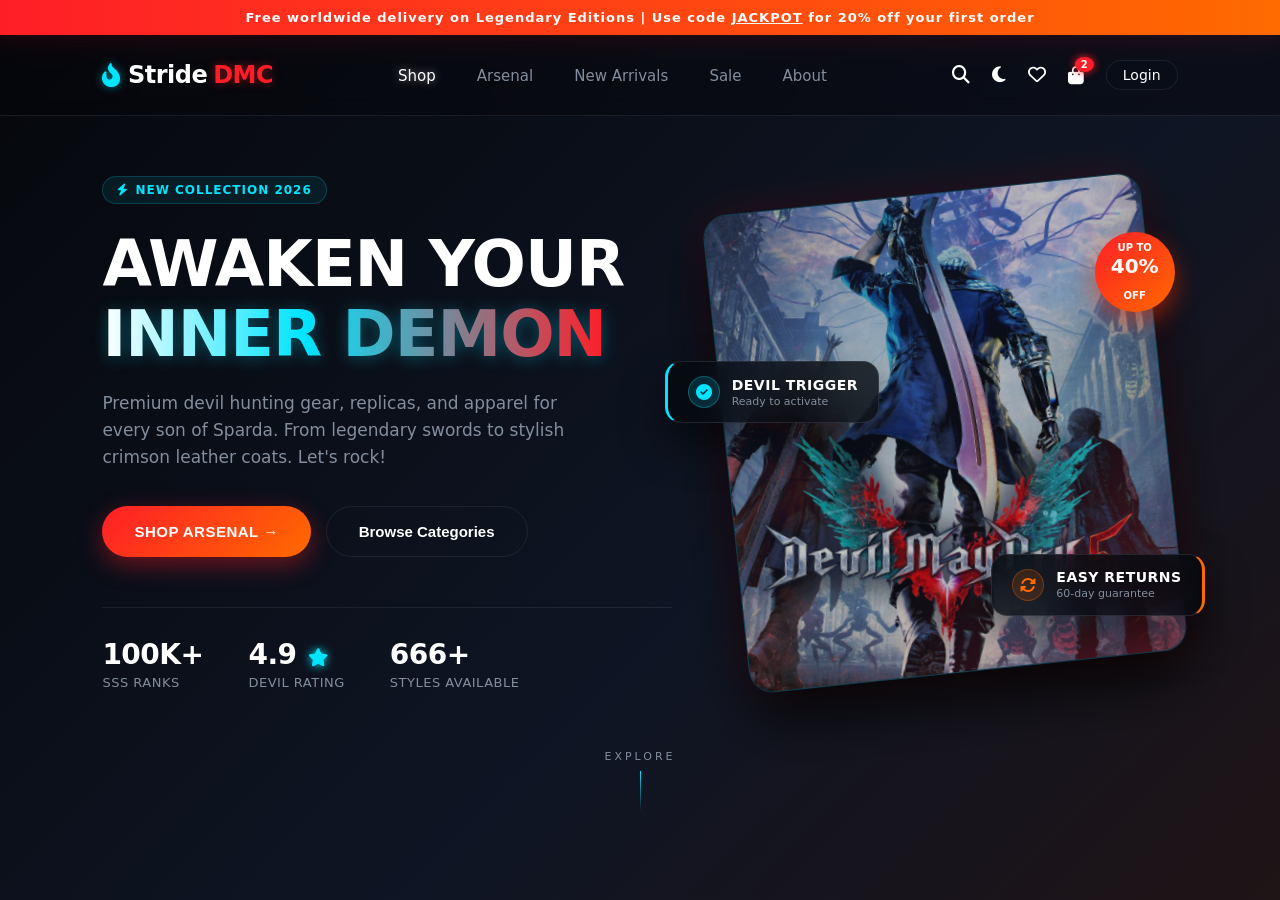
<file: day_3/index.html>
<!DOCTYPE html>
<html lang="en">

<head>
    <meta charset="UTF-8">
    <meta name="viewport" content="width=device-width, initial-scale=1.0">
    <title>DMC - Devil Never Cry</title>
    <link rel="stylesheet" href="style.css">
    <link rel="stylesheet" href="https://cdnjs.cloudflare.com/ajax/libs/font-awesome/6.4.0/css/all.min.css">
</head>

<body>

    <div class="announcement-bar">
        Free worldwide delivery on Legendary Editions | Use code <span class="highlight">JACKPOT</span> for 20% off your
        first order
    </div>

    <header class="navbar">
        <div class="logo">
            <i class="fa-solid fa-fire-flame-curved"></i> Stride<span>DMC</span>
        </div>
        <nav class="nav-links">
            <a href="#" class="active">Shop</a>
            <a href="#">Arsenal</a>
            <a href="#">New Arrivals</a>
            <a href="#">Sale</a>
            <a href="#">About</a>
        </nav>
        <div class="nav-icons">
            <i class="fa-solid fa-magnifying-glass"></i>
            <i class="fa-solid fa-moon"></i>
            <i class="fa-regular fa-heart"></i>
            <div class="cart-icon">
                <i class="fa-solid fa-bag-shopping"></i>
                <span class="cart-badge">2</span>
            </div>
            <a href="login.html" class="auth-btn-nav">Login</a>
        </div>
    </header>

    <main class="hero-container">

        <div class="hero-left">
            <div class="collection-tag">
                <i class="fa-solid fa-bolt"></i> New Collection 2026
            </div>
            <h1 class="hero-title">
                Awaken Your<br>
                <span class="text-glow">Inner Demon</span>
            </h1>
            <p class="hero-description">
                Premium devil hunting gear, replicas, and apparel for every son of Sparda. From legendary swords to
                stylish crimson leather coats. Let's rock!
            </p>

            <div class="cta-group">
                <button class="btn-primary">Shop Arsenal &rarr;</button>
                <button class="btn-secondary">Browse Categories</button>
            </div>

            <div class="stats-row">
                <div class="stat-item">
                    <h3>100K+</h3>
                    <p>SSS Ranks</p>
                </div>
                <div class="stat-item">
                    <h3>4.9 <i class="fa-solid fa-star star-icon"></i></h3>
                    <p>Devil Rating</p>
                </div>
                <div class="stat-item">
                    <h3>666+</h3>
                    <p>Styles Available</p>
                </div>
            </div>
        </div>

        <div class="hero-right">
            <div class="tilted-card-wrapper">
                <div class="tilted-card">
                    <div class="card-graphic-bg"></div>
                    <img src="dmc.jpg" alt="DMC Rebellion Sword Concept" class="hero-img">
                </div>

                <div class="floating-badge badge-left">
                    <div class="badge-icon check"><i class="fa-solid fa-circle-check"></i></div>
                    <div class="badge-text">
                        <h4>Devil Trigger</h4>
                        <p>Ready to activate</p>
                    </div>
                </div>

                <div class="floating-badge badge-right-top">
                    <span class="discount-text">UP TO<br><strong>40%</strong><br>OFF</span>
                </div>

                <div class="floating-badge badge-right-bottom">
                    <div class="badge-icon refresh"><i class="fa-solid fa-rotate"></i></div>
                    <div class="badge-text">
                        <h4>Easy Returns</h4>
                        <p>60-day guarantee</p>
                    </div>
                </div>
            </div>
        </div>

    </main>

    <div class="explore-footer">
        <span>EXPLORE</span>
        <div class="arrow-down"></div>
    </div>

</body>

</html>
</file>
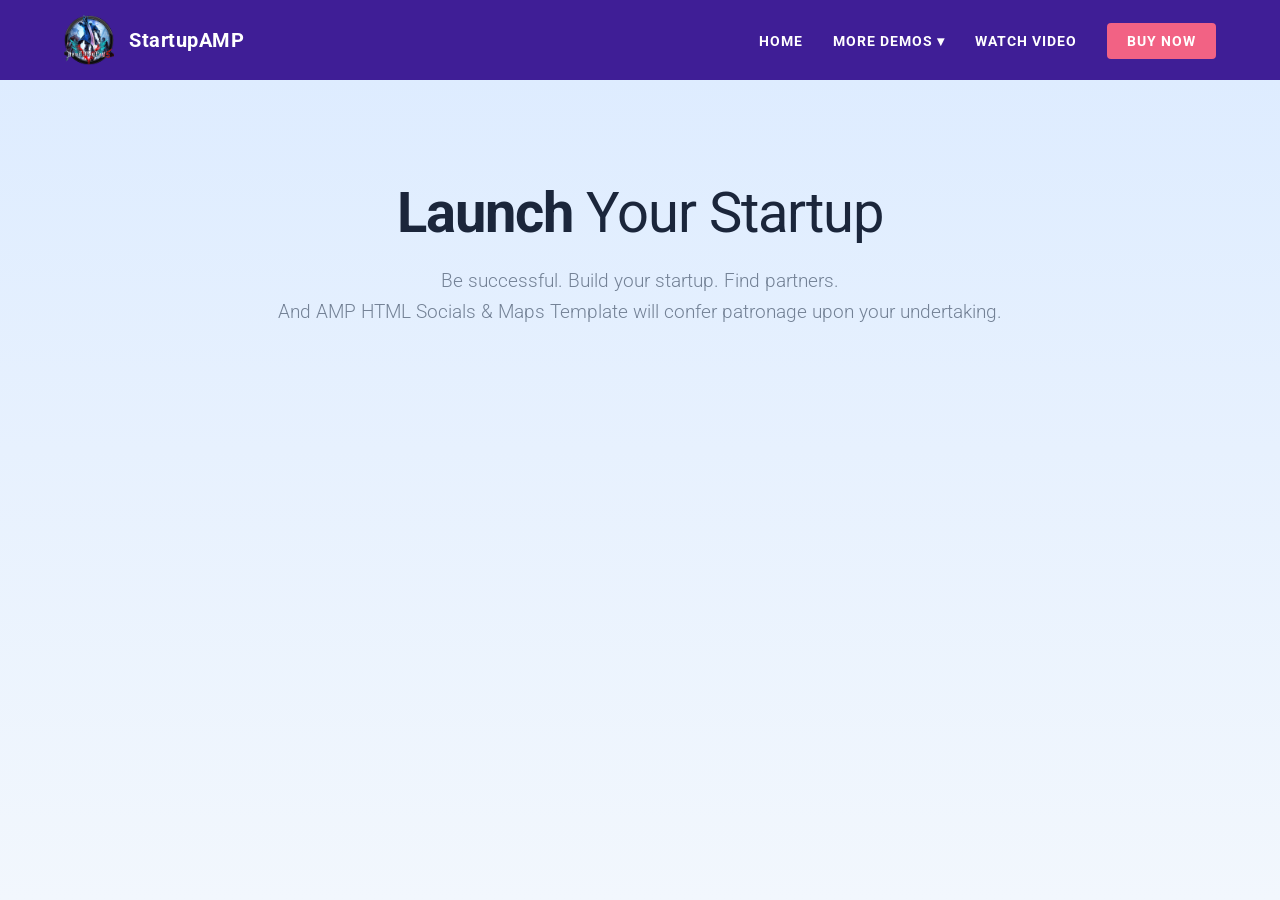
<file: day_2/project_1/index.html>
<!DOCTYPE html>
<html lang="en">

<head>
    <meta charset="UTF-8">
    <meta name="viewport" content="width=device-width, initial-scale=1.0">
    <title>Project 1</title>
    <link rel="stylesheet" href="style.css">
</head>

<body>
    <header>
        <nav class="container">
            <div class="logo">
                <img src="./logo.png" alt="logo">
                <h2>StartupAMP</h2>
            </div>

            <ul class="nav-items">
                <li><a href="#">HOME</a></li>
                <li><a href="#">MORE DEMOS ▾</a></li>
                <li><a href="#">WATCH VIDEO</a></li>
                <li><a href="#" class="btn-buy">BUY NOW</a></li>
            </ul>
        </nav>
    </header>

    <section class="hero">
        <div class="container">
            <h1>Launch <span style="font-weight: normal">Your Startup</span></h1>
            <p>Be successful. Build your startup. Find partners.<br>
                And AMP HTML Socials & Maps Template will confer patronage upon your undertaking.</p>
        </div>
    </section>



</body>

</html>
</file>
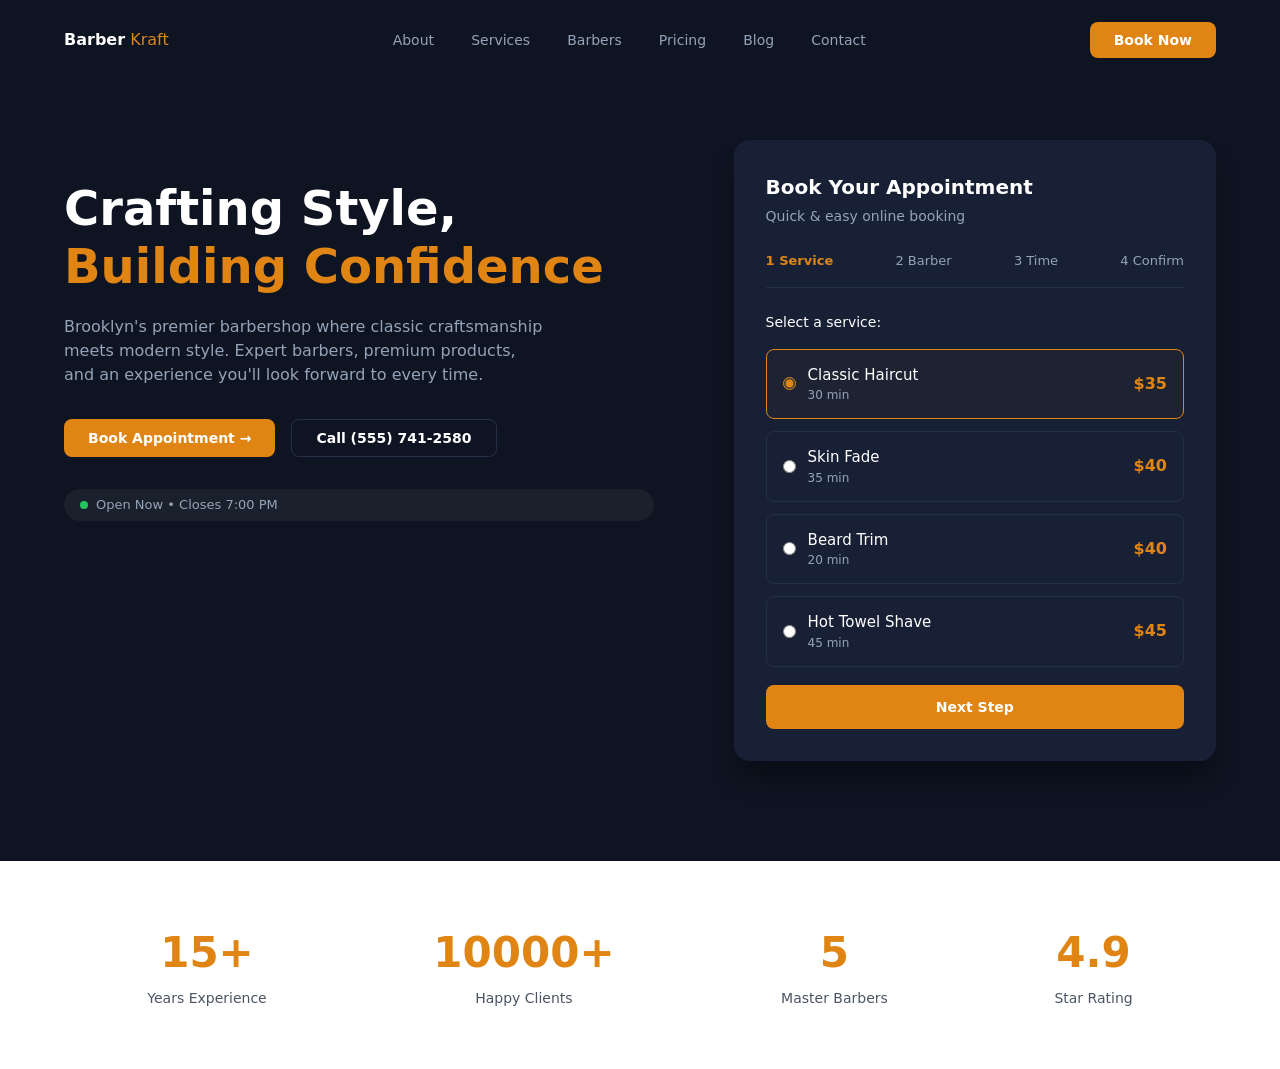
<file: day_2/project_2/index.html>
<!DOCTYPE html>
<html lang="en">

<head>
    <meta charset="UTF-8">
    <meta name="viewport" content="width=device-width, initial-scale=1.0">
    <title>Barber Kraft</title>
    <link rel="stylesheet" href="style.css">
</head>

<body>
    <header class="navbar">
        <div class="container nav-container">
            <div class="logo"><strong>Barber</strong> <span class="accent-text">Kraft</span></div>
            <nav class="nav-links">
                <a href="#">About</a>
                <a href="#">Services</a>
                <a href="#">Barbers</a>
                <a href="#">Pricing</a>
                <a href="#">Blog</a>
                <a href="#">Contact</a>
            </nav>
            <button class="btn btn-primary">Book Now</button>
        </div>
    </header>

    <main>
        <section class="hero">
            <div class="container hero-container">

                <div class="hero-left">
                    <div class="hero-content">
                        <h1>Crafting Style,<br><span class="accent-text">Building Confidence</span></h1>
                        <p>Brooklyn's premier barbershop where classic craftsmanship meets modern style. Expert barbers,
                            premium products, and an experience you'll look forward to every time.</p>
                    </div>

                    <div class="hero-action">
                        <button class="btn btn-primary">Book Appointment &rarr;</button>
                        <button class="btn btn-outline">Call (555) 741-2580</button>
                    </div>

                    <div class="status-badge">
                        <span class="dot"></span> Open Now • Closes 7:00 PM
                    </div>
                </div>

                <div class="booking-card">
                    <h3>Book Your Appointment</h3>
                    <p class="card-subtitle">Quick & easy online booking</p>

                    <div class="stepper">
                        <span class="step-active">1 Service</span>
                        <span class="step">2 Barber</span>
                        <span class="step">3 Time</span>
                        <span class="step">4 Confirm</span>
                    </div>

                    <p class="select-label">Select a service:</p>

                    <div class="services-list">
                        <label class="service-item selected">
                            <input type="radio" name="service" checked>
                            <div class="service-details">
                                <span class="service-name">Classic Haircut</span>
                                <span class="service-time">30 min</span>
                            </div>
                            <span class="price">$35</span>
                        </label>

                        <label class="service-item">
                            <input type="radio" name="service">
                            <div class="service-details">
                                <span class="service-name">Skin Fade</span>
                                <span class="service-time">35 min</span>
                            </div>
                            <span class="price">$40</span>
                        </label>

                        <label class="service-item">
                            <input type="radio" name="service">
                            <div class="service-details">
                                <span class="service-name">Beard Trim</span>
                                <span class="service-time">20 min</span>
                            </div>
                            <span class="price">$40</span>
                        </label>

                        <label class="service-item">
                            <input type="radio" name="service">
                            <div class="service-details">
                                <span class="service-name">Hot Towel Shave</span>
                                <span class="service-time">45 min</span>
                            </div>
                            <span class="price">$45</span>
                        </label>

                        <label class="service-item">
                            <input type="radio" name="service">
                            <div class="service-details">
                                <span class="service-name">Hair + Beard Combo</span>
                                <span class="service-time">50 min</span>
                            </div>
                            <span class="price">$55</span>
                        </label>

                        <label class="service-item">
                            <input type="radio" name="service">
                            <div class="service-details">
                                <span class="service-name">Kids Haircut</span>
                                <span class="service-time">25 min</span>
                            </div>
                            <span class="price">$20</span>
                        </label>
                    </div>

                    <button class="btn btn-primary btn-block">Next Step</button>
                </div>

            </div>
        </section>

        <section class="stats-section">
            <div class="container stats-container">
                <div class="stat-box">
                    <h2>15+</h2>
                    <p>Years Experience</p>
                </div>
                <div class="stat-box">
                    <h2>10000+</h2>
                    <p>Happy Clients</p>
                </div>
                <div class="stat-box">
                    <h2>5</h2>
                    <p>Master Barbers</p>
                </div>
                <div class="stat-box">
                    <h2>4.9</h2>
                    <p>Star Rating</p>
                </div>
            </div>
        </section>
    </main>
</body>

</html>
</file>
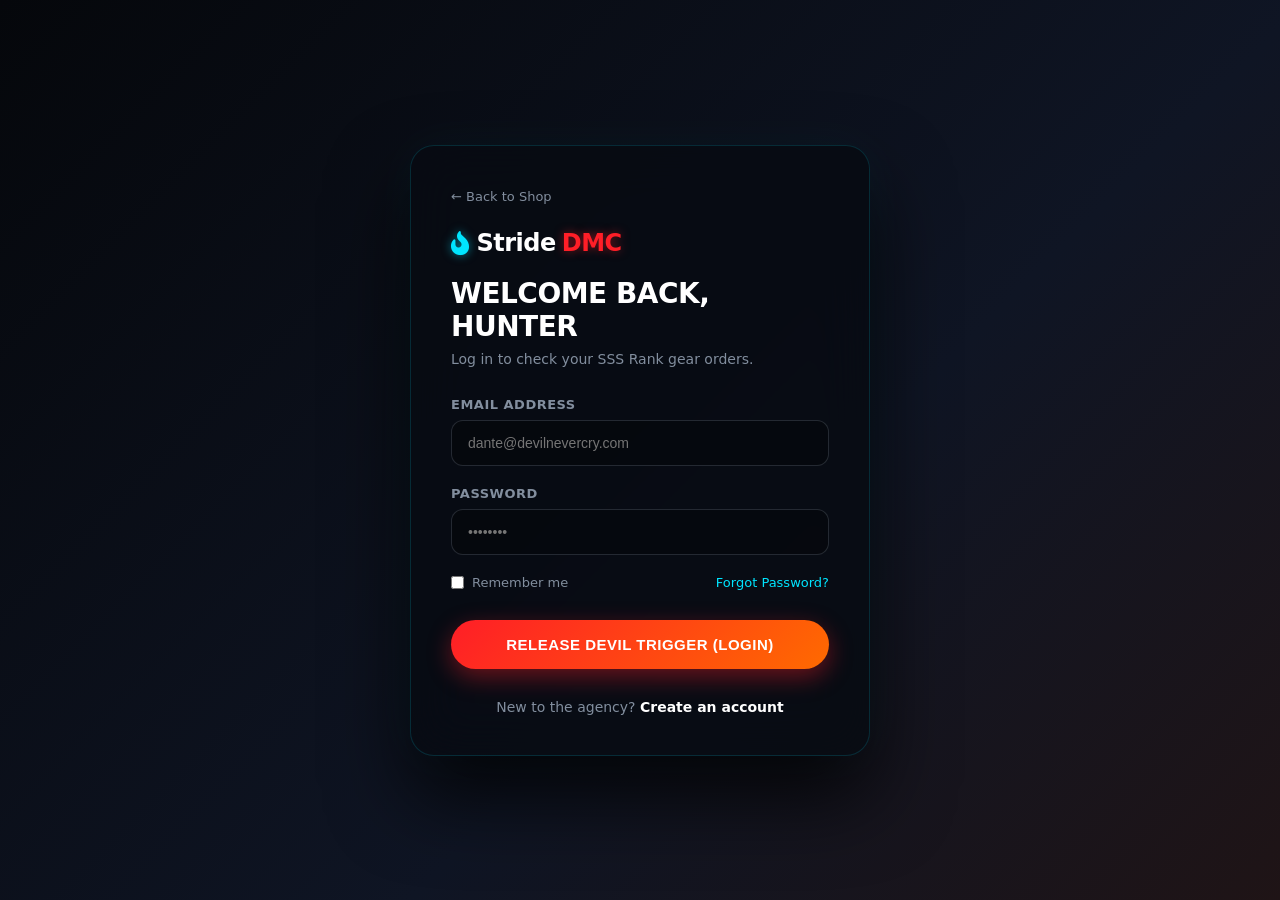
<file: day_3/login.html>
<!DOCTYPE html>
<html lang="en">

<head>
    <meta charset="UTF-8">
    <meta name="viewport" content="width=device-width, initial-scale=1.0">
    <title>DMC - Login</title>
    <link rel="stylesheet" href="style.css">
    <link rel="stylesheet" href="https://cdnjs.cloudflare.com/ajax/libs/font-awesome/6.4.0/css/all.min.css">
</head>

<body class="auth-body">

    <div class="auth-card">
        <a href="index.html" class="back-home">&larr; Back to Shop</a>
        <div class="logo auth-logo">
            <i class="fa-solid fa-fire-flame-curved"></i> Stride<span>DMC</span>
        </div>
        <h2>Welcome Back, Hunter</h2>
        <p class="auth-subtitle">Log in to check your SSS Rank gear orders.</p>

        <form class="auth-form">
            <div class="input-group">
                <label for="email">Email Address</label>
                <input type="email" id="email" placeholder="dante@devilnevercry.com" required>
            </div>
            <div class="input-group">
                <label for="password">Password</label>
                <input type="password" id="password" placeholder="••••••••" required>
            </div>
            <div class="auth-options">
                <label class="remember-me">
                    <input type="checkbox"> Remember me
                </label>
                <a href="#" class="forgot-pass">Forgot Password?</a>
            </div>
            <button type="submit" class="btn-primary auth-submit">Release Devil Trigger (Login)</button>
        </form>

        <p class="auth-switch">New to the agency? <a href="signup.html">Create an account</a></p>
    </div>

</body>

</html>
</file>
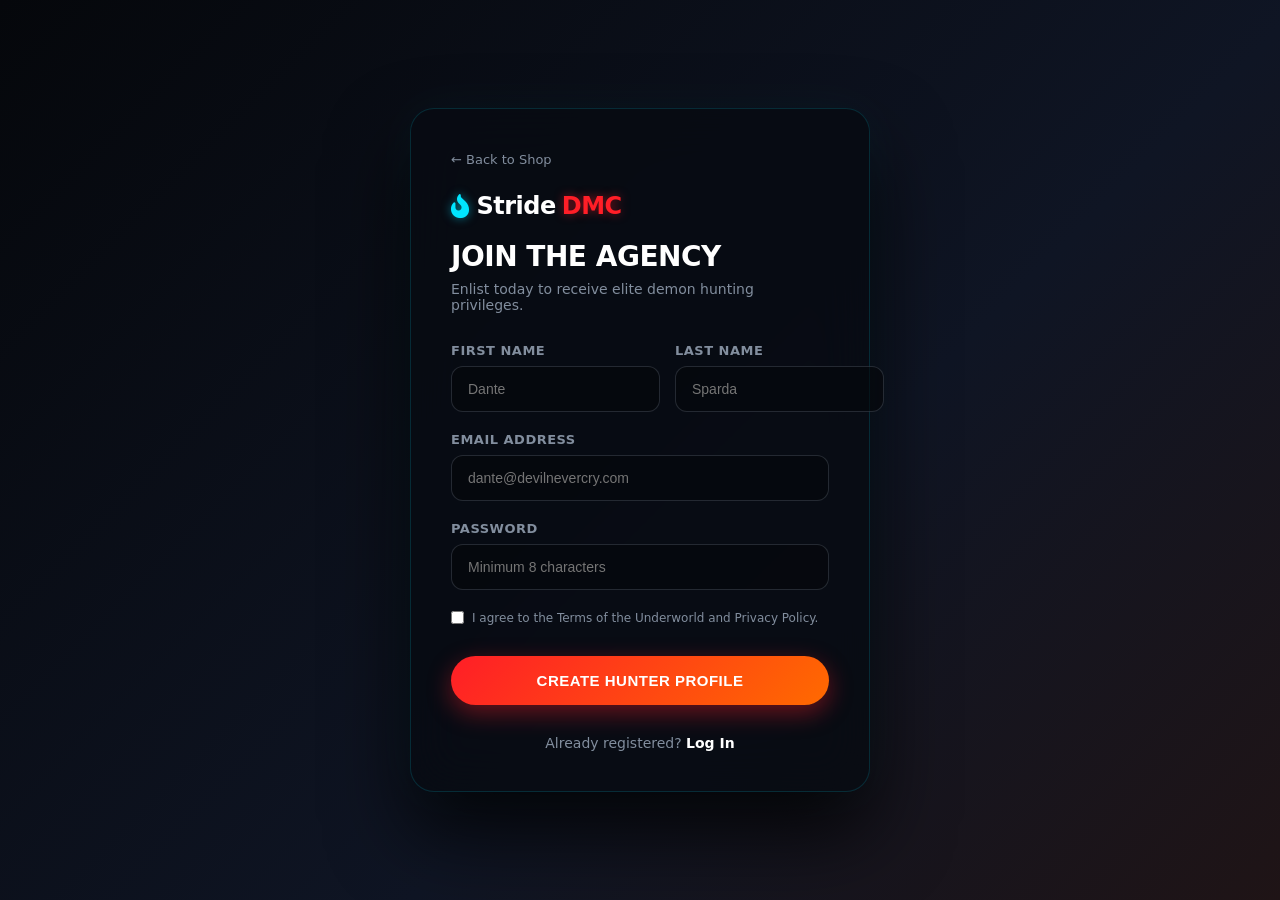
<file: day_3/signup.html>
<!DOCTYPE html>
<html lang="en">

<head>
    <meta charset="UTF-8">
    <meta name="viewport" content="width=device-width, initial-scale=1.0">
    <title>DMC - Sign Up</title>
    <link rel="stylesheet" href="style.css">
    <link rel="stylesheet" href="https://cdnjs.cloudflare.com/ajax/libs/font-awesome/6.4.0/css/all.min.css">
</head>

<body class="auth-body">

    <div class="auth-card">
        <a href="index.html" class="back-home">&larr; Back to Shop</a>
        <div class="logo auth-logo">
            <i class="fa-solid fa-fire-flame-curved"></i> Stride<span>DMC</span>
        </div>
        <h2>Join the Agency</h2>
        <p class="auth-subtitle">Enlist today to receive elite demon hunting privileges.</p>

        <form class="auth-form">
            <div class="input-row">
                <div class="input-group">
                    <label for="fname">First Name</label>
                    <input type="text" id="fname" placeholder="Dante" required>
                </div>
                <div class="input-group">
                    <label for="lname">Last Name</label>
                    <input type="text" id="lname" placeholder="Sparda" required>
                </div>
            </div>
            <div class="input-group">
                <label for="email">Email Address</label>
                <input type="email" id="email" placeholder="dante@devilnevercry.com" required>
            </div>
            <div class="input-group">
                <label for="password">Password</label>
                <input type="password" id="password" placeholder="Minimum 8 characters" required>
            </div>
            <label class="remember-me terms">
                <input type="checkbox" required> I agree to the Terms of the Underworld and Privacy Policy.
            </label>
            <button type="submit" class="btn-primary auth-submit">Create Hunter Profile</button>
        </form>

        <p class="auth-switch">Already registered? <a href="login.html">Log In</a></p>
    </div>

</body>

</html>
</file>
<file: day_3/style.css>
/* ==========================================================================
   1. GLOBAL STYLES & VARIABLES (UPDATED FOR DMC5 PALETTE)
   ========================================================================== */
:root {
    /* The gritty, cold, atmospheric city background colors */
    --bg-dark: #080b11;
    --bg-gradient: linear-gradient(135deg, #05070b 0%, #0f1524 60%, #1f1416 100%);

    /* The high-stakes weapon and logo accent colors */
    --accent-cyan: #00e5ff;
    /* Nero's neon wings / Devil Breaker spark */
    --accent-red: #ff1e27;
    /* Dante's signature coat / Core logo red */
    --accent-orange: #ff6a00;
    /* The chaotic exploding sparks and embers */

    /* Text tones sampled from the ash and stone structures */
    --text-white: #ffffff;
    --text-muted: #828e9e;
    /* Cool, blue-tinted concrete gray */

    /* Glassmorphic UI overlays */
    --glass-bg: rgba(10, 15, 26, 0.65);
    --glass-border: rgba(130, 142, 158, 0.15);
    --font-family: system-ui, -apple-system, BlinkMacSystemFont, 'Segoe UI', Roboto, sans-serif;
}

* {
    margin: 0;
    padding: 0;
    box-sizing: border-box;
}

body {
    background: var(--bg-dark);
    background-image: var(--bg-gradient);
    color: var(--text-white);
    font-family: var(--font-family);
    min-height: 100vh;
    overflow-x: hidden;
}

/* ==========================================================================
   2. NAVBAR & ANNOUNCEMENT BAR
   ========================================================================== */
.announcement-bar {
    background: linear-gradient(90deg, var(--accent-red) 0%, var(--accent-orange) 100%);
    color: var(--text-white);
    text-align: center;
    padding: 10px 20px;
    font-size: 13px;
    font-weight: 600;
    letter-spacing: 1px;
    box-shadow: 0 4px 15px rgba(255, 30, 39, 0.3);
}

.announcement-bar .highlight {
    text-decoration: underline;
    font-weight: 800;
    color: #fff;
}

.navbar {
    display: flex;
    justify-content: space-between;
    align-items: center;
    padding: 25px 8%;
    border-bottom: 1px solid var(--glass-border);
    background: rgba(5, 7, 11, 0.4);
    backdrop-filter: blur(10px);
}

.logo {
    font-size: 24px;
    font-weight: 800;
    display: flex;
    align-items: center;
    gap: 8px;
    letter-spacing: -0.5px;
}

.logo i {
    color: var(--accent-cyan);
    text-shadow: 0 0 10px rgba(0, 229, 255, 0.5);
}

.logo span {
    color: var(--accent-red);
    margin-left: -2px;
    text-shadow: 0 0 10px rgba(255, 30, 37, 0.5);
}

.nav-links a {
    color: var(--text-muted);
    text-decoration: none;
    margin: 0 18px;
    font-size: 15px;
    font-weight: 500;
    transition: color 0.3s ease, text-shadow 0.3s ease;
}

.nav-links a:hover,
.nav-links a.active {
    color: var(--text-white);
    text-shadow: 0 0 8px rgba(255, 255, 255, 0.5);
}

.nav-icons {
    display: flex;
    align-items: center;
    gap: 22px;
    font-size: 18px;
    cursor: pointer;
}

.nav-icons i:hover {
    color: var(--accent-cyan);
}

.cart-icon {
    position: relative;
}

.cart-badge {
    position: absolute;
    top: -8px;
    right: -10px;
    background-color: var(--accent-red);
    color: white;
    font-size: 10px;
    font-weight: bold;
    padding: 2px 6px;
    border-radius: 50%;
    box-shadow: 0 0 8px var(--accent-red);
}

.auth-btn-nav {
    font-size: 14px;
    text-decoration: none;
    color: var(--text-white);
    background: var(--glass-bg);
    border: 1px solid var(--glass-border);
    padding: 6px 16px;
    border-radius: 20px;
    transition: all 0.3s ease;
}

.auth-btn-nav:hover {
    background: var(--accent-red);
    border-color: var(--accent-red);
    box-shadow: 0 0 15px rgba(255, 30, 39, 0.4);
}

/* ==========================================================================
   3. HERO SECTION (LEFT SIDE)
   ========================================================================== */
.hero-container {
    display: grid;
    grid-template-columns: 1.1fr 0.9fr;
    align-items: center;
    padding: 60px 8% 20px 8%;
    max-width: 1400px;
    margin: 0 auto;
    gap: 40px;
}

.collection-tag {
    background: rgba(0, 225, 255, 0.08);
    color: var(--accent-cyan);
    border: 1px solid rgba(0, 225, 255, 0.2);
    display: inline-flex;
    align-items: center;
    gap: 6px;
    padding: 6px 14px;
    border-radius: 30px;
    font-size: 12px;
    font-weight: 700;
    text-transform: uppercase;
    letter-spacing: 1px;
    margin-bottom: 25px;
}

.hero-title {
    font-size: 64px;
    line-height: 1.1;
    font-weight: 900;
    letter-spacing: -1px;
    margin-bottom: 20px;
    text-transform: uppercase;
}

.text-glow {
    color: #fff;
    background: linear-gradient(to right, #ffffff, var(--accent-cyan) 40%, var(--accent-red) 100%);
    -webkit-background-clip: text;
    background-clip: text;
    -webkit-text-fill-color: transparent;
    filter: drop-shadow(0 2px 8px rgba(0, 225, 255, 0.3));
}

.hero-description {
    color: var(--text-muted);
    font-size: 17px;
    line-height: 1.6;
    max-width: 480px;
    margin-bottom: 35px;
}

.cta-group {
    display: flex;
    gap: 15px;
    margin-bottom: 50px;
}

.btn-primary {
    background: linear-gradient(135deg, var(--accent-red) 0%, var(--accent-orange) 100%);
    color: var(--text-white);
    border: none;
    padding: 16px 32px;
    font-size: 15px;
    font-weight: 700;
    border-radius: 30px;
    cursor: pointer;
    text-transform: uppercase;
    letter-spacing: 0.5px;
    box-shadow: 0 8px 25px rgba(255, 30, 39, 0.4);
    transition: transform 0.3s ease, box-shadow 0.3s ease;
}

.btn-primary:hover {
    transform: translateY(-2px);
    box-shadow: 0 12px 30px rgba(255, 93, 0, 0.6);
}

.btn-secondary {
    background: transparent;
    color: var(--text-white);
    border: 1px solid var(--glass-border);
    padding: 16px 32px;
    font-size: 15px;
    font-weight: 600;
    border-radius: 30px;
    cursor: pointer;
    transition: all 0.3s ease;
}

.btn-secondary:hover {
    background: rgba(255, 255, 255, 0.05);
    border-color: var(--text-white);
}

/* Stats Row */
.stats-row {
    display: flex;
    gap: 45px;
    border-top: 1px solid var(--glass-border);
    padding-top: 30px;
}

.stat-item h3 {
    font-size: 28px;
    font-weight: 800;
    margin-bottom: 4px;
    letter-spacing: -0.5px;
}

.stat-item p {
    color: var(--text-muted);
    font-size: 13px;
    text-transform: uppercase;
    letter-spacing: 0.5px;
}

.star-icon {
    color: var(--accent-cyan);
    font-size: 18px;
    margin-left: 2px;
    filter: drop-shadow(0 0 5px var(--accent-cyan));
}

/* ==========================================================================
   4. HERO SHOWCASE (RIGHT SIDE - TILTED CARD & FLOATING BADGES)
   ========================================================================== */
.hero-right {
    display: flex;
    justify-content: center;
    align-items: center;
    position: relative;
    height: 100%;
}

.tilted-card-wrapper {
    position: relative;
    width: 440px;
    height: 480px;
}

.tilted-card {
    background: #101524;
    width: 100%;
    height: 100%;
    border-radius: 24px;
    transform: rotate(-6deg);
    overflow: hidden;
    position: relative;
    border: 1px solid rgba(0, 225, 255, 0.2);
    box-shadow: 0 30px 60px rgba(0, 0, 0, 0.8), 0 0 40px rgba(255, 30, 39, 0.15);
}

.card-graphic-bg {
    position: absolute;
    top: 0;
    left: 0;
    width: 100%;
    height: 100%;
    /* Recreates the cold-to-hot overlay profile from the key art */
    background: linear-gradient(135deg, rgba(15, 26, 48, 0.4) 0%, rgba(7, 9, 14, 0.8) 60%, rgba(255, 30, 39, 0.3) 100%);
    z-index: 1;
}

.hero-img {
    width: 120%;
    height: 120%;
    object-fit: cover;
    position: absolute;
    top: -10%;
    left: -10%;
    transform: rotate(6deg);
    opacity: 0.75;
    mix-blend-mode: lighten;
    z-index: 2;
}

/* Floating Elements Glassmorphism Styling */
.floating-badge {
    position: absolute;
    background: rgba(6, 9, 15, 0.8);
    backdrop-filter: blur(15px);
    -webkit-backdrop-filter: blur(15px);
    border: 1px solid rgba(130, 142, 158, 0.2);
    padding: 14px 20px;
    border-radius: 16px;
    display: flex;
    align-items: center;
    gap: 12px;
    z-index: 10;
    box-shadow: 0 20px 40px rgba(0, 0, 0, 0.5);
}

.badge-icon {
    width: 32px;
    height: 32px;
    border-radius: 50%;
    display: flex;
    align-items: center;
    justify-content: center;
    font-size: 16px;
}

/* Cyan flash for system confirmation status elements */
.badge-icon.check {
    background: rgba(0, 229, 255, 0.15);
    color: var(--accent-cyan);
    border: 1px solid rgba(0, 229, 255, 0.3);
}

/* Orange ember flash for utility indicators */
.badge-icon.refresh {
    background: rgba(255, 106, 0, 0.15);
    color: var(--accent-orange);
    border: 1px solid rgba(255, 106, 0, 0.3);
}

.badge-text h4 {
    font-size: 14px;
    font-weight: 700;
    color: #fff;
    text-transform: uppercase;
    letter-spacing: 0.5px;
}

.badge-text p {
    font-size: 11px;
    color: var(--text-muted);
    margin-top: 2px;
}

/* Dynamic Positions matching screenshot */
.badge-left {
    top: 35%;
    left: -60px;
    border-left: 3px solid var(--accent-cyan);
}

.badge-right-bottom {
    bottom: 12%;
    right: -40px;
    border-right: 3px solid var(--accent-orange);
}

/* Bold Burning Emblem Highlight Button */
.badge-right-top {
    top: 8%;
    right: -10px;
    background: linear-gradient(135deg, var(--accent-red) 0%, var(--accent-orange) 100%);
    color: #fff;
    width: 80px;
    height: 80px;
    border-radius: 50%;
    border: none;
    justify-content: center;
    text-align: center;
    padding: 0;
    box-shadow: 0 10px 25px rgba(255, 50, 0, 0.5);
}

.discount-text {
    font-size: 10px;
    line-height: 1.2;
    font-weight: 600;
}

.discount-text strong {
    font-size: 20px;
    font-weight: 900;
    display: block;
}

/* Explore Element at Bottom */
.explore-footer {
    display: flex;
    flex-direction: column;
    align-items: center;
    justify-content: center;
    gap: 8px;
    margin: 40px 0 20px 0;
    font-size: 11px;
    letter-spacing: 3px;
    color: var(--text-muted);
}

.arrow-down {
    width: 1px;
    height: 40px;
    background: linear-gradient(to bottom, var(--accent-cyan), transparent);
}

/* ==========================================================================
   5. AUTH PAGES STYLING (LOGIN / SIGNUP)
   ========================================================================== */
.auth-body {
    display: flex;
    justify-content: center;
    align-items: center;
    padding: 40px 20px;
}

.auth-card {
    background: rgba(8, 11, 18, 0.85);
    border: 1px solid rgba(0, 229, 255, 0.15);
    backdrop-filter: blur(25px);
    -webkit-backdrop-filter: blur(25px);
    width: 100%;
    max-width: 460px;
    border-radius: 24px;
    padding: 40px;
    box-shadow: 0 40px 80px rgba(0, 0, 0, 0.8), 0 0 50px rgba(0, 229, 255, 0.05);
    position: relative;
}

.back-home {
    color: var(--text-muted);
    text-decoration: none;
    font-size: 13px;
    display: inline-block;
    margin-bottom: 25px;
    transition: color 0.3s ease;
}

.back-home:hover {
    color: var(--accent-cyan);
}

.auth-logo {
    justify-content: flex-start;
    margin-bottom: 20px;
}

.auth-card h2 {
    font-size: 28px;
    font-weight: 900;
    margin-bottom: 8px;
    text-transform: uppercase;
    letter-spacing: -0.5px;
}

.auth-subtitle {
    color: var(--text-muted);
    font-size: 14px;
    margin-bottom: 30px;
}

.auth-form {
    display: flex;
    flex-direction: column;
    gap: 20px;
}

.input-row {
    display: grid;
    grid-template-columns: 1fr 1fr;
    gap: 15px;
}

.input-group {
    display: flex;
    flex-direction: column;
    gap: 8px;
}

.input-group label {
    font-size: 13px;
    color: var(--text-muted);
    font-weight: 600;
    text-transform: uppercase;
    letter-spacing: 0.5px;
}

.input-group input {
    background: rgba(5, 7, 11, 0.6);
    border: 1px solid rgba(130, 142, 158, 0.25);
    padding: 14px 16px;
    border-radius: 12px;
    color: #fff;
    font-size: 14px;
    transition: all 0.3s ease;
}

.input-group input:focus {
    outline: none;
    border-color: var(--accent-cyan);
    background: rgba(10, 15, 26, 0.8);
    box-shadow: 0 0 15px rgba(0, 229, 255, 0.25);
}

.auth-options {
    display: flex;
    justify-content: space-between;
    align-items: center;
    font-size: 13px;
}

.remember-me {
    display: flex;
    align-items: center;
    gap: 8px;
    color: var(--text-muted);
    cursor: pointer;
}

.remember-me input {
    accent-color: var(--accent-cyan);
}

.terms {
    font-size: 12px;
    line-height: 1.4;
}

.forgot-pass {
    color: var(--accent-cyan);
    text-decoration: none;
}

.forgot-pass:hover {
    text-decoration: underline;
}

.auth-submit {
    width: 100%;
    padding: 16px;
    margin-top: 10px;
}

.auth-switch {
    text-align: center;
    font-size: 14px;
    color: var(--text-muted);
    margin-top: 30px;
}

.auth-switch a {
    color: #fff;
    text-decoration: none;
    font-weight: 700;
}

.auth-switch a:hover {
    text-decoration: underline;
    color: var(--accent-cyan);
}

/* ==========================================================================
   6. RESPONSIVE DESIGN MEDIA QUERIES
   ========================================================================== */
@media (max-width: 1024px) {
    .hero-container {
        grid-template-columns: 1fr;
        text-align: center;
        padding-top: 40px;
    }

    .hero-description {
        margin: 0 auto 35px auto;
    }

    .cta-group {
        justify-content: center;
    }

    .stats-row {
        justify-content: center;
        margin-bottom: 40px;
    }

    .hero-right {
        margin-top: 40px;
    }

    .nav-links {
        display: none;
    }
}

@media (max-width: 480px) {
    .hero-title {
        font-size: 42px;
    }

    .tilted-card-wrapper {
        width: 290px;
        height: 320px;
    }

    .badge-left {
        left: -20px;
        top: 40%;
    }

    .badge-right-bottom {
        right: -15px;
        bottom: 5%;
    }

    .input-row {
        grid-template-columns: 1fr;
    }
}
</file>
<file: day_2/project_1/style.css>
/* 1. Import a clean, modern sans-serif font from Google Fonts */
@import url('https://fonts.googleapis.com/css2?family=Roboto:wght@300;400;700&display=swap');

/* 2. Define your color palette as CSS Variables */
:root {
    /* Main UI Colors */
    --header-purple: #3f1e96;
    --btn-pink: #f26284;

    /* Text Colors */
    --text-dark: #1b263b;
    --text-muted: #748296;

    /* Background Gradient Colors */
    --bg-gradient-top: #dcebff;
    --bg-gradient-bottom: #f2f7fd;

    /* Social Media Brand Colors */
    --social-fb: #4267B2;
    --social-tw: #1DA1F2;
    --social-li: #0077b5;
}

/* 3. Global CSS Reset & Box-Sizing */
*,
*::before,
*::after {
    margin: 0;
    padding: 0;
    box-sizing: border-box;
}

/* 4. Base Body Styles */
body {
    font-family: 'Roboto', sans-serif;
    color: var(--text-dark);
    background: linear-gradient(to bottom, var(--bg-gradient-top), var(--bg-gradient-bottom));
    min-height: 100vh;
}


/* 1. The Header Background */
header {
    background-color: var(--header-purple);
    /* Using the CSS variable we defined! */
    padding: 15px 0;
    /* Gives it some breathing room on top and bottom */
}

/* 2. The Main Nav Container */
nav {
    display: flex;
    justify-content: space-between;
    /* This pushes the Logo to the far left, and the links to the far right */
    align-items: center;
    /* This ensures the logo and the links are vertically centered with each other */
    padding: 0 5%;
    /* Gives some spacing on the left and right sides of the screen */
}

/* 3. The List of Links */
.nav-items {
    display: flex;
    /* Makes the list items sit horizontally */
    align-items: center;
    /* Vertically centers the items */
    gap: 30px;
    /* Creates perfectly even spacing between each link */
    list-style: none;
    /* Removes the default HTML bullet points */
}

/* 4. The Individual Links */
.nav-items a {
    color: white;
    text-decoration: none;
    /* Removes the standard link underline */
    font-size: 0.85rem;
    font-weight: 700;
    /* Makes the text bold */
    letter-spacing: 1px;
    /* Spreads the letters out slightly to match the design */
}

/* 5. The Pink "Buy Now" Button */
.btn-buy {
    background-color: var(--btn-pink);
    padding: 10px 20px;
    /* 10px top/bottom, 20px left/right */
    border-radius: 4px;
    /* Slightly rounds the corners */
}

/* 1. The Hero Container */
.hero {
    text-align: center;
    /* Centers all the text inside this section */
    padding: 100px 20px 80px 20px;
    /* Large top padding to push it down from the header */
}

/* 2. The Main Headline */
.hero h1 {
    font-size: 3.5rem;
    /* Makes the text nice and big */
    color: var(--text-dark);
    /* Uses the dark navy variable we defined earlier */
    margin-bottom: 20px;
    /* Creates space between the title and the paragraph */
    letter-spacing: -1px;
    /* Tucks the letters slightly closer together for a modern look */
}

/* 3. The Subtitle Paragraph */
.hero p {
    font-size: 1.2rem;
    color: var(--text-muted);
    /* Uses the greyish-blue variable */
    line-height: 1.6;
    /* Increases the space between the lines of text for readability */
    font-weight: 300;
    /* Uses the light font weight we imported from Google Fonts */
}

/* Update the existing .logo container styles from before */
.logo {
    display: flex;
    align-items: center;
    /* Vertically centers the small icon and the text */
    gap: 15px;
    /* Gives nice spacing between the icon and the text */
}

/* 1. Add specific rules for the logo image within .logo */
.logo img {
    max-width: 50px;
    /* Set a explicit maximum width for the icon */
    max-height: 50px;
    /* Set a explicit maximum height for the icon */
    width: auto;
    /* Let the width adjust automatically based on height... */
    height: auto;
    /* ...and vice versa to keep aspect ratio perfect */

    /* Best practice: prevents any stretching and keeps the image crisp */
    object-fit: cover;

    /* If the image isn't already round, you can make it round with: */
    /* border-radius: 50%; */
}

/* 2. Update the text size to match the small icon size */
.logo h2 {
    color: white;
    font-size: 1.25rem;
    /* Sized to sit nicely next to a 50px icon */
    font-weight: 700;
    letter-spacing: 0.5px;
    cursor: pointer;
}
</file>
<file: day_2/project_2/style.css>
/* ===== 1. DESIGN SYSTEM VARIABLES ===== */
:root {
    --bg-dark-main: #0f1422;
    /* Slate dark blue background */
    --bg-dark-card: #182035;
    /* Lighter dark blue for booking card */
    --bg-light-stats: #ffffff;
    /* Pure white stats section */

    --clr-accent: #e08514;
    /* Premium Amber Accent */
    --clr-accent-hover: #c6710f;

    --text-light-high: #ffffff;
    /* Primary dark headings */
    --text-light-muted: #94a3b8;
    /* Muted dark paragraph text */
    --text-dark-high: #111827;
    /* High contrast light section headings */
    --text-dark-muted: #4b5563;
    /* Muted light section text */

    --border-dark: #242f47;
    /* Border color inside the card */
    --radius-card: 16px;
    --radius-button: 8px;
    --container-max-width: 1200px;
    --font-sans: system-ui, -apple-system, BlinkMacSystemFont, 'Segoe UI', Roboto, sans-serif;
}

/* ===== 2. GLOBAL STYLES ===== */
* {
    box-sizing: border-box;
    margin: 0;
    padding: 0;
}

body {
    font-family: var(--font-sans);
    background-color: var(--bg-dark-main);
    color: var(--text-light-high);
    line-height: 1.5;
}

.container {
    max-width: var(--container-max-width);
    margin: 0 auto;
    padding: 0 24px;
}

.accent-text {
    color: var(--clr-accent);
}

/* ===== 3. COMPONENT STYLES (Buttons & Badges) ===== */
.btn {
    font-family: inherit;
    font-size: 14px;
    font-weight: 600;
    padding: 10px 24px;
    border-radius: var(--radius-button);
    border: none;
    cursor: pointer;
    transition: background-color 0.2s ease;
    text-decoration: none;
}

.btn-primary {
    background-color: var(--clr-accent);
    color: var(--text-light-high);
}

.btn-primary:hover {
    background-color: var(--clr-accent-hover);
}

.btn-outline {
    background-color: transparent;
    color: var(--text-light-high);
    border: 1px solid var(--border-dark);
}

.btn-outline:hover {
    background-color: rgba(255, 255, 255, 0.05);
}

.btn-block {
    width: 100%;
    padding: 14px;
    margin-top: 16px;
}

.status-badge {
    display: inline-flex;
    align-items: center;
    gap: 8px;
    background-color: rgba(255, 255, 255, 0.05);
    padding: 6px 16px;
    border-radius: 9999px;
    font-size: 13px;
    color: var(--text-light-muted);
}

.status-badge .dot {
    width: 8px;
    height: 8px;
    background-color: #22c55e;
    /* Green dot */
    border-radius: 50%;
}

/* ===== 4. NAVBAR & HERO LAYOUT ===== */
.navbar {
    height: 80px;
    display: flex;
    align-items: center;
    background-color: var(--bg-dark-main);
}

.nav-container {
    width: 100%;
    display: flex;
    justify-content: space-between;
    align-items: center;
}

.nav-links a {
    color: var(--text-light-muted);
    text-decoration: none;
    margin: 0 16px;
    font-size: 14px;
    font-weight: 500;
    transition: color 0.2s ease;
}

.nav-links a:hover {
    color: var(--text-light-high);
}

/* Hero Base Structure */
.hero {
    padding: 60px 0 100px 0;
}

.hero-container {
    display: grid;
    grid-template-columns: 1.1fr 0.9fr;
    gap: 80px;
    align-items: start;
}

/* Left Hero Column Stack */
.hero-left {
    display: flex;
    flex-direction: column;
    gap: 32px;
    margin-top: 40px;
}

.hero-content h1 {
    font-size: 48px;
    line-height: 1.2;
    margin-bottom: 20px;
}

.hero-content p {
    color: var(--text-light-muted);
    font-size: 16px;
    max-width: 480px;
}

.hero-action {
    display: flex;
    gap: 16px;
}

/* ===== 5. BOOKING CARD ELEMENTS ===== */
.booking-card {
    background-color: var(--bg-dark-card);
    padding: 32px;
    border-radius: var(--radius-card);
    box-shadow: 0 20px 25px -5px rgba(0, 0, 0, 0.4);
}

.booking-card h3 {
    font-size: 20px;
    margin-bottom: 4px;
}

.card-subtitle {
    color: var(--text-light-muted);
    font-size: 14px;
    margin-bottom: 24px;
}

/* Stepper Setup */
.stepper {
    display: flex;
    justify-content: space-between;
    border-bottom: 1px solid var(--border-dark);
    padding-bottom: 16px;
    margin-bottom: 24px;
}

.stepper span {
    font-size: 13px;
    color: var(--text-light-muted);
}

.stepper .step-active {
    color: var(--clr-accent);
    font-weight: 600;
}

.select-label {
    font-size: 14px;
    margin-bottom: 16px;
}

/* Booking Row Layout */
.services-list {
    max-height: 320px;
    overflow-y: auto;
    /* Allows list scroll if content grows */
}

.service-item {
    display: flex;
    align-items: center;
    justify-content: space-between;
    padding: 14px 16px;
    border: 1px solid var(--border-dark);
    border-radius: var(--radius-button);
    margin-bottom: 12px;
    cursor: pointer;
    transition: border-color 0.2s ease;
}

.service-item input[type="radio"] {
    margin-right: 12px;
    accent-color: var(--clr-accent);
}

.service-details {
    flex-grow: 1;
    display: flex;
    flex-direction: column;
}

.service-name {
    font-weight: 500;
    font-size: 15px;
}

.service-time {
    font-size: 12px;
    color: var(--text-light-muted);
}

.price {
    font-weight: 600;
    color: var(--clr-accent);
}

.service-item.selected {
    border-color: var(--clr-accent);
    background-color: rgba(224, 133, 20, 0.03);
}

/* ===== 6. BOTTOM STATS LIGHT SECTION ===== */
.stats-section {
    background-color: var(--bg-light-stats);
    color: var(--text-dark-high);
    padding: 60px 0;
}

.stats-container {
    display: flex;
    justify-content: space-around;
    text-align: center;
}

.stat-box h2 {
    color: var(--clr-accent);
    font-size: 42px;
    font-weight: 800;
}

.stat-box p {
    color: var(--text-dark-muted);
    font-size: 14px;
    font-weight: 500;
    margin-top: 4px;
}
</file>
